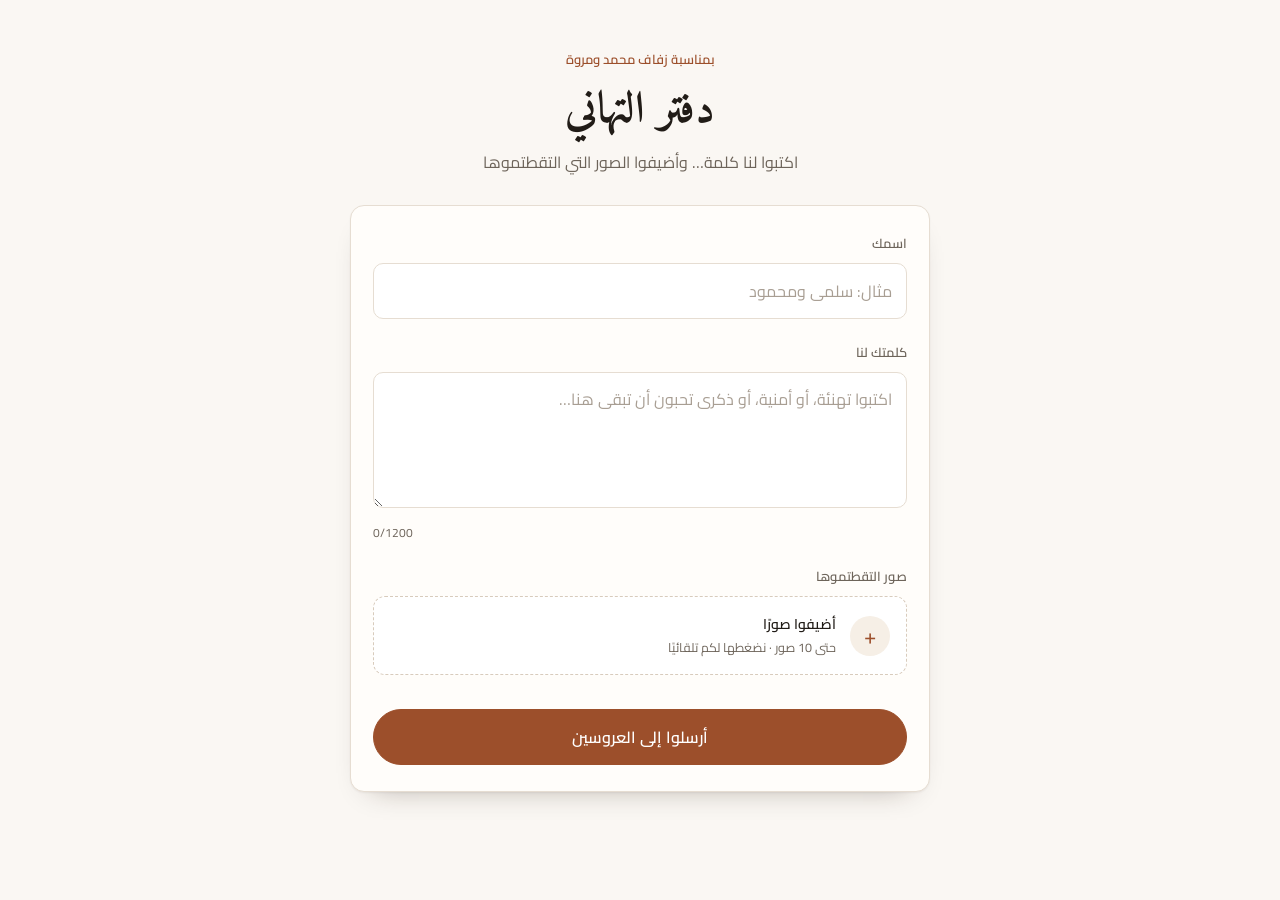
<file: index.html>
<!DOCTYPE html>
<html lang="ar" dir="rtl">
<head>
  <meta charset="utf-8">
  <meta name="viewport" content="width=device-width, initial-scale=1">
  <title>دفتر التهاني — محمد ومروة</title>
  <meta name="description" content="اكتبوا لنا كلمة… وأضيفوا الصور التي التقطتموها">
  <meta name="theme-color" content="#faf7f3">
  <meta property="og:title" content="دفتر التهاني — محمد ومروة">
  <meta property="og:description" content="اكتبوا لنا كلمة… وأضيفوا الصور التي التقطتموها">
  <meta property="og:type" content="website">
  <link rel="preconnect" href="https://fonts.googleapis.com">
  <link rel="preconnect" href="https://fonts.gstatic.com" crossorigin>
  <link href="https://fonts.googleapis.com/css2?family=Amiri:wght@400;700&family=Cairo:wght@400;500;600&display=swap" rel="stylesheet">
  <link rel="stylesheet" href="styles.css">
  <style>
    .dropzone {
      display: flex;
      align-items: center;
      gap: 14px;
      padding: 16px;
      border: 1.5px dashed #d8cbbc;
      border-radius: 12px;
      cursor: pointer;
      background: #fff;
      font-size: 14px;
      font-weight: 400;
      letter-spacing: normal;
      transition: border-color .15s ease, background-color .15s ease;
    }
    .dropzone:hover, .dropzone:focus-within { border-color: var(--clay); background: #fffaf6; }
    .dropzone-icon {
      flex: 0 0 40px;
      height: 40px;
      display: grid;
      place-items: center;
      border-radius: 50%;
      background: #f6efe6;
      color: var(--clay);
      font-size: 22px;
      line-height: 1;
    }
    .dropzone-text { font-size: 14px; line-height: 1.6; }
    .dropzone-text strong { font-weight: 600; }
    .dropzone-text .muted { font-size: 12.5px; }

    .thumbs {
      display: grid;
      grid-template-columns: repeat(auto-fill, minmax(72px, 1fr));
      gap: 8px;
      margin-top: 12px;
    }
    .thumb {
      position: relative;
      aspect-ratio: 1;
      border-radius: 8px;
      overflow: hidden;
      background: #f1eae1;
      border: 1px solid var(--line);
    }
    .thumb img { width: 100%; height: 100%; object-fit: cover; display: block; }
    .thumb button {
      position: absolute;
      top: 3px;
      inset-inline-end: 3px;
      width: 22px;
      height: 22px;
      border-radius: 50%;
      border: 0;
      background: rgba(24, 18, 12, .62);
      color: #fff;
      font-size: 13px;
      line-height: 1;
      cursor: pointer;
      display: grid;
      place-items: center;
      padding: 0;
    }
    .thumb button:hover { background: rgba(24, 18, 12, .85); }

    .success { text-align: center; padding: 34px 24px; }
    .success-mark {
      width: 54px;
      height: 54px;
      margin: 0 auto 18px;
      border-radius: 50%;
      display: grid;
      place-items: center;
      background: #eef3ec;
      color: var(--good);
      font-size: 26px;
    }
    .success h2 {
      font-family: var(--serif);
      font-weight: 700;
      font-size: 28px;
      line-height: 1.5;
      margin: 0 0 6px;
    }
    .success p { color: var(--ink-soft); margin: 0 0 22px; font-size: 15px; }
    .success-actions { display: grid; gap: 10px; }
    .success-actions .btn { width: 100%; }

    .sink { display: none; }
  </style>
</head>
<body>
  <main class="shell">
    <header class="masthead">
      <p class="eyebrow">بمناسبة زفاف محمد ومروة</p>
      <h1>دفتر التهاني</h1>
      <p class="lede">اكتبوا لنا كلمة… وأضيفوا الصور التي التقطتموها</p>
    </header>

    <section class="card" id="formCard">
      <form id="form" novalidate method="post" enctype="multipart/form-data" target="sink" action=""
        accept-charset="utf-8">
        <div class="field">
          <label for="name">اسمك</label>
          <input id="name" type="text" name="name" autocomplete="name" maxlength="60" placeholder="مثال: سلمى ومحمود">
        </div>

        <div class="field">
          <label for="message">كلمتك لنا</label>
          <textarea id="message" name="message" rows="4" maxlength="1200"
            placeholder="اكتبوا تهنئة، أو أمنية، أو ذكرى تحبون أن تبقى هنا…"></textarea>
          <div class="counter"><span id="count">0</span>/1200</div>
        </div>

        <div class="field">
          <span class="label">صور التقطتموها</span>
          <label class="dropzone" for="photos">
            <span class="dropzone-icon">+</span>
            <span class="dropzone-text">
              <strong>أضيفوا صورًا</strong><br>
              <span class="muted" id="dropHint">حتى 10 صور · نضغطها لكم تلقائيًا</span>
            </span>
            <input id="photos" type="file" accept="image/*" multiple hidden>
          </label>
          <div class="thumbs" id="thumbs"></div>
        </div>

        <button class="btn btn-primary" id="sendBtn" type="submit">أرسلوا إلى العروسين</button>
        <p class="error" id="error" role="alert" hidden></p>

        <input type="hidden" name="token" id="token">
        <input type="text" name="website" id="website" class="sink" tabindex="-1" autocomplete="off" aria-hidden="true">
        <textarea name="payload" id="payload" class="sink" aria-hidden="true" tabindex="-1"></textarea>
      </form>
    </section>

    <section class="card success" id="successCard" hidden>
      <div class="success-mark">✓</div>
      <h2>شكرًا لكم</h2>
      <p id="successText">وصلت كلمتكم إلى العروسين.</p>
      <div class="success-actions">
        <a class="btn btn-primary" href="wall.html">شاهدوا الدفتر</a>
        <button class="btn btn-quiet" id="again" type="button">اكتبوا كلمة أخرى</button>
      </div>
    </section>
  </main>

  <iframe name="sink" id="sink" class="sink" title="" aria-hidden="true" tabindex="-1"></iframe>

  <script>
    // الخادم: نفس تطبيق Google Apps Script، لكن الصفحة الآن على نطاق عادي.
    var API = 'https://script.google.com/macros/s/AKfycbyKiuafAizFRBGuKW9nlbeWq9HZPZh_e6N1fXPAFZw2vz648ZhGXpsjmBBFfaq1fosm/exec';

    var MAX_PHOTOS = 10;
    var MAX_NAME = 60;
    var MAX_MESSAGE = 1200;
    var MAX_EDGE = 1800;
    var QUALITY = 0.82;
    var TOTAL_BUDGET = 14 * 1024 * 1024; // عدد أحرف base64، أي نحو 10 ميجابايت من الصور
    var REPLY_TIMEOUT = 180000;
    var SLOW_HINT = 9000;

    var items = [];       // { id, dataUrl, type, name }
    var token = '';
    var startedAt = 0;
    var slowTimer = null;
    var sending = false;

    var el = {
      form: document.getElementById('form'),
      formCard: document.getElementById('formCard'),
      successCard: document.getElementById('successCard'),
      successText: document.getElementById('successText'),
      name: document.getElementById('name'),
      message: document.getElementById('message'),
      count: document.getElementById('count'),
      photos: document.getElementById('photos'),
      thumbs: document.getElementById('thumbs'),
      dropHint: document.getElementById('dropHint'),
      sendBtn: document.getElementById('sendBtn'),
      error: document.getElementById('error'),
      again: document.getElementById('again'),
      token: document.getElementById('token'),
      website: document.getElementById('website'),
      payload: document.getElementById('payload'),
      sink: document.getElementById('sink')
    };

    el.form.action = API;
    el.name.maxLength = MAX_NAME;
    el.message.maxLength = MAX_MESSAGE;
    el.dropHint.textContent = 'حتى ' + MAX_PHOTOS + ' صور · نضغطها لكم تلقائيًا';

    el.message.addEventListener('input', function () {
      el.count.textContent = String(el.message.value.length);
    });

    el.photos.addEventListener('change', function (event) {
      var files = Array.prototype.slice.call(event.target.files || []);
      event.target.value = '';
      if (!files.length) return;

      var room = MAX_PHOTOS - items.length;
      if (room <= 0) {
        showError('الحد الأقصى ' + MAX_PHOTOS + ' صور. احذفوا صورة أولًا.');
        return;
      }
      if (files.length > room) {
        showError('يمكن إضافة ' + room + ' صور فقط. اخترنا أول ' + room + ' منها.');
        files = files.slice(0, room);
      } else {
        clearError();
      }

      addFiles(files);
    });

    async function addFiles(files) {
      setBusy(true, 'نجهّز الصور…');
      for (var i = 0; i < files.length; i++) {
        try {
          var prepared = await prepare(files[i]);
          if (!prepared) continue;
          items.push({
            id: 'p' + Date.now() + '-' + i,
            dataUrl: prepared.dataUrl,
            type: prepared.type,
            name: prepared.name
          });
          renderThumbs();
        } catch (err) {
          showError(err.message || 'تعذّرت إضافة هذه الصورة.');
        }
      }
      setBusy(false);
    }

    function renderThumbs() {
      el.thumbs.innerHTML = '';
      items.forEach(function (item) {
        var wrap = document.createElement('div');
        wrap.className = 'thumb';

        var img = document.createElement('img');
        img.src = item.dataUrl;
        img.alt = '';

        var remove = document.createElement('button');
        remove.type = 'button';
        remove.setAttribute('aria-label', 'حذف الصورة');
        remove.textContent = '×';
        remove.addEventListener('click', function () {
          items = items.filter(function (x) { return x.id !== item.id; });
          renderThumbs();
          clearError();
        });

        wrap.appendChild(img);
        wrap.appendChild(remove);
        el.thumbs.appendChild(wrap);
      });
    }

    /** تصغير الصورة إلى حجم معقول وإعادة ترميزها بصيغة JPEG، مع الرجوع للملف الأصلي عند الحاجة. */
    async function prepare(file) {
      if (!/^image\//.test(file.type) && !/\.hei[cf]$/i.test(file.name)) {
        throw new Error('«' + file.name + '» ليس ملف صورة.');
      }

      var source = null;
      try {
        source = await createBitmap(file);
      } catch (err) {
        source = null;
      }

      if (!source) {
        // المتصفحات التي لا تستطيع قراءة الملف (غالبًا HEIC على أندرويد) نرسله كما هو.
        if (file.size > 4 * 1024 * 1024) {
          throw new Error('«' + file.name + '» أكبر من أن يُرسل من هذا المتصفح. جرّبوا صورة شاشة بدلًا منها.');
        }
        var raw = await readDataUrl(file);
        return { dataUrl: raw, type: file.type || 'image/jpeg', name: file.name };
      }

      var width = source.width || source.naturalWidth;
      var height = source.height || source.naturalHeight;
      var scale = Math.min(1, MAX_EDGE / Math.max(width, height));

      var canvas = document.createElement('canvas');
      canvas.width = Math.max(1, Math.round(width * scale));
      canvas.height = Math.max(1, Math.round(height * scale));

      var ctx = canvas.getContext('2d');
      ctx.fillStyle = '#ffffff';
      ctx.fillRect(0, 0, canvas.width, canvas.height);
      ctx.drawImage(source, 0, 0, canvas.width, canvas.height);

      if (source.close) source.close();

      return {
        dataUrl: canvas.toDataURL('image/jpeg', QUALITY),
        type: 'image/jpeg',
        name: file.name
      };
    }

    async function createBitmap(file) {
      if (window.createImageBitmap) {
        try {
          return await createImageBitmap(file, { imageOrientation: 'from-image' });
        } catch (err) {
          // متصفحات Safari الأقدم ترفض كائن الخيارات؛ نحاول بدونها.
        }
        try {
          return await createImageBitmap(file);
        } catch (err) {
          // ملفات HEIC وما يشبهها: ننتقل إلى قراءتها عبر <img>.
        }
      }
      return await loadImage(file);
    }

    function loadImage(file) {
      return new Promise(function (resolve, reject) {
        var url = URL.createObjectURL(file);
        var img = new Image();
        img.onload = function () {
          URL.revokeObjectURL(url);
          resolve(img);
        };
        img.onerror = function () {
          URL.revokeObjectURL(url);
          reject(new Error('تعذّرت قراءة هذه الصورة.'));
        };
        img.src = url;
      });
    }

    function readDataUrl(file) {
      return new Promise(function (resolve, reject) {
        var reader = new FileReader();
        reader.onload = function () { resolve(reader.result); };
        reader.onerror = function () { reject(new Error('تعذّرت قراءة هذا الملف.')); };
        reader.readAsDataURL(file);
      });
    }

    el.form.addEventListener('submit', function (event) {
      event.preventDefault();
      if (sending) return;

      var name = el.name.value.trim();
      var message = el.message.value.trim();

      if (!name) {
        showError('من فضلكم اكتبوا اسمكم.');
        el.name.focus();
        return;
      }
      if (!message && !items.length) {
        showError('اكتبوا كلمة، أو أضيفوا صورة، أو كليهما.');
        el.message.focus();
        return;
      }

      var total = items.reduce(function (sum, item) { return sum + item.dataUrl.length; }, 0);
      if (total > TOTAL_BUDGET) {
        showError('هذه صور كثيرة في مرة واحدة. احذفوا بعضها وأرسلوا، ثم أضيفوا الباقي في رسالة أخرى.');
        return;
      }

      clearError();
      setBusy(true, 'جارٍ الإرسال…');
      send();
    });

    /**
     * النموذج يُرسل داخل إطار مخفي (لا نستطيع قراءة ردّ الإرسال)، ثم نسأل
     * الخادم عن نتيجة الرمز (token) عبر fetch كل ثانية ونصف حتى تصل.
     */
    function send() {
      sending = true;
      token = 'w' + Date.now().toString(36) + Math.random().toString(36).slice(2);

      el.token.value = token;
      el.website.value = '';
      el.payload.value = JSON.stringify({
        photos: items.map(function (item) { return { dataUrl: item.dataUrl }; })
      });

      // submit() may be shadowed by a form control named "submit"
      HTMLFormElement.prototype.submit.call(el.form);

      startedAt = Date.now();
      setTimeout(watchResult, 1200);

      // أندرويد وبطء الشبكة: نطمئن الضيف أن الإرسال ما زال جاريًا.
      clearTimeout(slowTimer);
      slowTimer = setTimeout(function () {
        if (sending) el.sendBtn.textContent = 'جارٍ الإرسال… قد يستغرق نصف دقيقة';
      }, SLOW_HINT);
    }

    function watchResult() {
      if (!sending) return;

      if (Date.now() - startedAt > REPLY_TIMEOUT) {
        sending = false;
        setBusy(false);
        showError('تأخّر ردّ الخادم. إن لم تظهر كلمتكم في الدفتر بعد قليل، أرسلوها مرة أخرى.');
        return;
      }

      fetchJson(API + '?api=result&token=' + encodeURIComponent(token))
        .then(function (data) {
          if (!sending) return;
          if (data && data.found) {
            sending = false;
            onSent(data);
            return;
          }
          setTimeout(watchResult, 1500);
        })
        .catch(function () {
          setTimeout(watchResult, 3000);
        });
    }

    function fetchJson(url) {
      var full = url + (url.indexOf('?') < 0 ? '?' : '&') + 't=' + Date.now();
      var timer = null;
      var ctrl = window.AbortController ? new AbortController() : null;
      var options = { cache: 'no-store', credentials: 'omit' };

      if (ctrl) options.signal = ctrl.signal;

      var timeout = new Promise(function (resolve, reject) {
        timer = setTimeout(function () {
          if (ctrl) ctrl.abort();
          reject(new Error('timeout'));
        }, 20000);
      });

      var request = fetch(full, options).then(function (res) {
        if (!res.ok) throw new Error('HTTP ' + res.status);
        return res.json();
      });

      return Promise.race([request, timeout]).then(
        function (data) { clearTimeout(timer); return data; },
        function (err) { clearTimeout(timer); throw err; }
      );
    }

    function onSent(result) {
      setBusy(false);
      if (!result || !result.ok) {
        showError((result && result.error) || 'حدث خطأ ما. حاولوا مرة أخرى.');
        return;
      }

      el.formCard.hidden = true;
      el.successCard.hidden = false;
      el.successText.textContent = items.length
        ? 'وصلت كلمتكم و' + photosWord(items.length) + ' إلى العروسين.'
        : 'وصلت كلمتكم إلى العروسين.';
      window.scrollTo({ top: 0, behavior: 'smooth' });

      items = [];
      renderThumbs();
      el.form.reset();
      el.count.textContent = '0';
      el.payload.value = '';
    }

    /** صيغة العدد العربية: صورة واحدة، صورتان، ٣ صور، ١١ صورة… */
    function photosWord(n) {
      if (n === 1) return 'صورة واحدة';
      if (n === 2) return 'صورتان';
      if (n >= 3 && n <= 10) return n + ' صور';
      return n + ' صورة';
    }

    el.again.addEventListener('click', function () {
      el.successCard.hidden = true;
      el.formCard.hidden = false;
      el.name.focus();
    });

    function setBusy(busy, label) {
      if (!busy) clearTimeout(slowTimer);
      el.sendBtn.disabled = !!busy;
      el.sendBtn.textContent = busy ? (label || 'لحظة…') : 'أرسلوا إلى العروسين';
      el.photos.disabled = !!busy;
    }

    function showError(message) {
      el.error.textContent = message;
      el.error.hidden = false;
    }

    function clearError() {
      el.error.hidden = true;
      el.error.textContent = '';
    }
  </script>
</body>
</html>
</file>
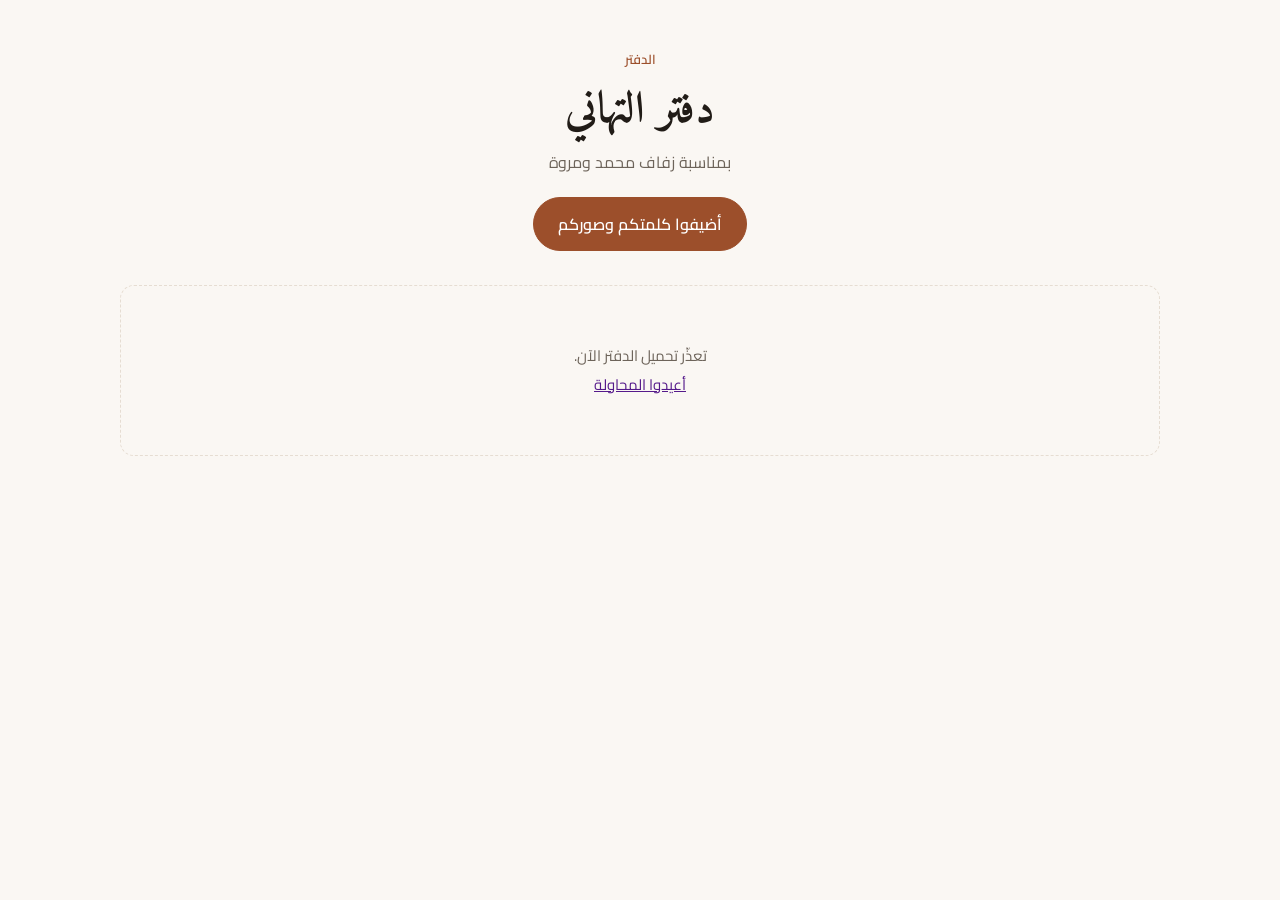
<file: wall.html>
<!DOCTYPE html>
<html lang="ar" dir="rtl">
<head>
  <meta charset="utf-8">
  <meta name="viewport" content="width=device-width, initial-scale=1">
  <title>دفتر التهاني — محمد ومروة</title>
  <meta name="description" content="تهاني وأمنيات وصور من ليلة زفاف محمد ومروة">
  <meta name="theme-color" content="#faf7f3">
  <meta property="og:title" content="دفتر التهاني — محمد ومروة">
  <meta property="og:description" content="تهاني وأمنيات وصور من ليلة زفاف محمد ومروة">
  <meta property="og:type" content="website">
  <link rel="preconnect" href="https://fonts.googleapis.com">
  <link rel="preconnect" href="https://fonts.gstatic.com" crossorigin>
  <link href="https://fonts.googleapis.com/css2?family=Amiri:wght@400;700&family=Cairo:wght@400;500;600&display=swap" rel="stylesheet">
  <link rel="stylesheet" href="styles.css">
  <style>
    .shell { max-width: 1080px; }

    .wall-head { text-align: center; margin-bottom: 34px; }
    .wall-head .btn { margin-top: 20px; width: auto; padding: 12px 24px; }
    .wall-head .lede { max-width: 44ch; }

    .wall {
      display: grid;
      grid-template-columns: repeat(auto-fill, minmax(300px, 1fr));
      gap: 18px;
      align-items: start;
    }

    .post {
      background: var(--card);
      border: 1px solid var(--line);
      border-radius: var(--radius);
      box-shadow: var(--shadow);
      padding: 20px 20px 18px;
      animation: rise .35s ease both;
    }

    @keyframes rise {
      from { opacity: 0; transform: translateY(6px); }
      to { opacity: 1; transform: none; }
    }

    .post-head {
      display: flex;
      align-items: baseline;
      justify-content: space-between;
      gap: 12px;
      margin-bottom: 8px;
    }

    .post-name {
      font-family: var(--serif);
      font-size: 20px;
      font-weight: 700;
      letter-spacing: 0;
      line-height: 1.5;
    }

    .post-time {
      font-size: 12px;
      color: var(--ink-soft);
      white-space: nowrap;
      font-variant-numeric: tabular-nums;
    }

    .post-text {
      margin: 0 0 14px;
      white-space: pre-wrap;
      overflow-wrap: anywhere;
      font-size: 15.5px;
      line-height: 1.85;
    }

    .post-text:last-child { margin-bottom: 0; }

    .post-photos {
      display: grid;
      gap: 6px;
      grid-template-columns: repeat(2, 1fr);
    }

    .post-photos.n-1 { grid-template-columns: 1fr; }
    .post-photos.n-3 > .shot:first-child,
    .post-photos.n-5 > .shot:first-child { grid-column: span 2; }

    .shot {
      padding: 0;
      border: 0;
      background: #f1eae1;
      border-radius: 8px;
      overflow: hidden;
      cursor: zoom-in;
      display: block;
      aspect-ratio: 4 / 3;
      line-height: 0;
      -webkit-tap-highlight-color: transparent;
    }

    .post-photos.n-1 .shot { aspect-ratio: auto; }

    .shot img {
      width: 100%;
      height: 100%;
      object-fit: cover;
      display: block;
      transition: transform .25s ease;
    }

    .post-photos.n-1 .shot img { height: auto; max-height: 520px; }

    .shot:hover img { transform: scale(1.02); }

    .empty {
      text-align: center;
      color: var(--ink-soft);
      padding: 56px 20px;
      font-size: 15px;
      line-height: 1.9;
      border: 1.5px dashed var(--line);
      border-radius: var(--radius);
    }

    .skeleton {
      background: var(--card);
      border: 1px solid var(--line);
      border-radius: var(--radius);
      height: 180px;
      animation: pulse 1.4s ease-in-out infinite;
    }

    @keyframes pulse {
      0%, 100% { opacity: .55; }
      50% { opacity: .95; }
    }

    /* عارض الصور ------------------------------------------------ */
    .lightbox {
      position: fixed;
      inset: 0;
      background: rgba(18, 13, 9, .94);
      display: grid;
      grid-template-columns: auto 1fr auto;
      align-items: center;
      z-index: 50;
      padding: 16px;
    }

    .lightbox[hidden] { display: none; }

    .lightbox img {
      grid-column: 2;
      max-width: 100%;
      max-height: calc(100vh - 32px);
      margin: 0 auto;
      border-radius: 6px;
      object-fit: contain;
      display: block;
    }

    .lb-close, .lb-nav {
      background: rgba(255, 255, 255, .1);
      border: 0;
      color: #fff;
      cursor: pointer;
      border-radius: 50%;
      display: grid;
      place-items: center;
      font-size: 20px;
      line-height: 1;
      -webkit-tap-highlight-color: transparent;
    }

    .lb-close {
      position: absolute;
      top: 14px;
      inset-inline-end: 14px;
      width: 40px;
      height: 40px;
    }

    .lb-nav { width: 42px; height: 42px; }
    .lb-nav[hidden] { display: none; }
    .lb-nav[data-dir="prev"] { grid-column: 1; }
    .lb-nav[data-dir="next"] { grid-column: 3; }
    .lb-nav:disabled { opacity: .25; cursor: default; }
    .lb-nav:hover, .lb-close:hover { background: rgba(255, 255, 255, .2); }

    @media (max-width: 480px) {
      .shell { padding: 34px 16px 52px; }
      .post { padding: 17px 16px 15px; }
    }
  </style>
</head>
<body>
  <main class="shell">
    <header class="wall-head">
      <p class="eyebrow">الدفتر</p>
      <h1>دفتر التهاني</h1>
      <p class="lede">بمناسبة زفاف محمد ومروة</p>
      <a class="btn btn-primary" href="index.html">أضيفوا كلمتكم وصوركم</a>
    </header>

    <p class="empty" id="empty" hidden>لا توجد كلمات بعد. تظهر التهاني والصور هنا بعد أن يوافق عليها العروسان.</p>

    <div class="wall" id="wall">
      <div class="skeleton"></div>
      <div class="skeleton"></div>
      <div class="skeleton"></div>
    </div>

    <p class="foot" id="count"></p>
  </main>

  <div class="lightbox" id="lightbox" hidden>
    <button class="lb-close" id="lbClose" aria-label="إغلاق">×</button>
    <button class="lb-nav" data-dir="prev" id="lbPrev" aria-label="الصورة السابقة">›</button>
    <img id="lbImage" alt="">
    <button class="lb-nav" data-dir="next" id="lbNext" aria-label="الصورة التالية">‹</button>
  </div>

  <script>
    var API = 'https://script.google.com/macros/s/AKfycbyKiuafAizFRBGuKW9nlbeWq9HZPZh_e6N1fXPAFZw2vz648ZhGXpsjmBBFfaq1fosm/exec';

    var entries = [];
    var lightbox = { photos: [], index: 0 };
    var loading = false;

    var el = {
      wall: document.getElementById('wall'),
      empty: document.getElementById('empty'),
      count: document.getElementById('count'),
      lightbox: document.getElementById('lightbox'),
      lbImage: document.getElementById('lbImage'),
      lbPrev: document.getElementById('lbPrev'),
      lbNext: document.getElementById('lbNext'),
      lbClose: document.getElementById('lbClose')
    };

    /** نقرأ الدفتر من الخادم عبر fetch (الخادم يسمح بالقراءة عبر النطاقات). */
    function loadWall() {
      if (loading) return;
      loading = true;

      fetchJson(API + '?api=wall')
        .then(function (data) {
          loading = false;
          render(data);
        })
        .catch(function () {
          loading = false;
          fail();
        });
    }

    function fetchJson(url) {
      var full = url + (url.indexOf('?') < 0 ? '?' : '&') + 't=' + Date.now();
      var timer = null;
      var ctrl = window.AbortController ? new AbortController() : null;
      var options = { cache: 'no-store', credentials: 'omit' };

      if (ctrl) options.signal = ctrl.signal;

      var timeout = new Promise(function (resolve, reject) {
        timer = setTimeout(function () {
          if (ctrl) ctrl.abort();
          reject(new Error('timeout'));
        }, 20000);
      });

      var request = fetch(full, options).then(function (res) {
        if (!res.ok) throw new Error('HTTP ' + res.status);
        return res.json();
      });

      return Promise.race([request, timeout]).then(
        function (data) { clearTimeout(timer); return data; },
        function (err) { clearTimeout(timer); throw err; }
      );
    }

    function fail() {
      loading = false;
      el.wall.innerHTML = '';
      el.empty.hidden = false;
      el.empty.innerHTML = 'تعذّر تحميل الدفتر الآن.<br><a href="">أعيدوا المحاولة</a>';
      el.count.textContent = '';
    }

    loadWall();

    function render(data) {
      entries = (data && data.entries) || [];
      el.wall.innerHTML = '';

      if (!entries.length) {
        el.empty.hidden = false;
        el.count.textContent = '';
        return;
      }

      el.empty.hidden = true;
      var frag = document.createDocumentFragment();

      entries.forEach(function (entry, i) {
        var post = document.createElement('article');
        post.className = 'post';
        post.style.animationDelay = Math.min(i, 8) * 40 + 'ms';

        var head = document.createElement('header');
        head.className = 'post-head';

        var name = document.createElement('span');
        name.className = 'post-name';
        name.textContent = entry.name || 'ضيف';

        head.appendChild(name);

        if (entry.time) {
          var time = document.createElement('time');
          time.className = 'post-time';
          time.dateTime = entry.time;
          time.textContent = formatDate(entry.time);
          head.appendChild(time);
        }

        post.appendChild(head);

        if (entry.message) {
          var text = document.createElement('p');
          text.className = 'post-text';
          text.textContent = entry.message;
          post.appendChild(text);
        }

        if (entry.photos && entry.photos.length) {
          var grid = document.createElement('div');
          grid.className = 'post-photos n-' + Math.min(entry.photos.length, 6);

          entry.photos.forEach(function (photo, index) {
            var button = document.createElement('button');
            button.className = 'shot';
            button.type = 'button';
            button.setAttribute('aria-label', 'افتح الصورة ' + (index + 1));

            var img = document.createElement('img');
            img.src = photo.url;
            img.alt = 'صورة من ' + (entry.name || 'أحد الضيوف');
            img.loading = 'lazy';
            img.decoding = 'async';

            var retried = false;
            img.addEventListener('error', function () {
              if (!retried) {
                retried = true;
                img.src = 'https://lh3.googleusercontent.com/d/' + photo.id + '=w1600';
                return;
              }
              button.style.display = 'none';
            });

            button.appendChild(img);
            button.addEventListener('click', function () {
              openLightbox(entry.photos, index);
            });

            grid.appendChild(button);
          });

          post.appendChild(grid);
        }

        frag.appendChild(post);
      });

      el.wall.appendChild(frag);
      el.count.textContent = countText(entries.length);
    }

    /** صيغة العدد العربية: تهنية واحدة، تهنيتان، ٥ تهانٍ، ١١ تهنية. */
    function countText(n) {
      if (n === 1) return 'تهنية واحدة على الدفتر';
      if (n === 2) return 'تهنيتان على الدفتر';
      if (n >= 3 && n <= 10) return n + ' تهانٍ على الدفتر';
      return n + ' تهنية على الدفتر';
    }

    function formatDate(iso) {
      try {
        return new Date(iso).toLocaleDateString('ar', { day: 'numeric', month: 'long' });
      } catch (err) {
        return '';
      }
    }

    /* عارض الصور ------------------------------------------------ */

    function openLightbox(photos, index) {
      lightbox.photos = photos;
      lightbox.index = index;
      updateLightbox();
      el.lightbox.hidden = false;
      document.body.style.overflow = 'hidden';
    }

    function updateLightbox() {
      var photo = lightbox.photos[lightbox.index];
      if (!photo) return;
      el.lbImage.src = photo.url;
      var many = lightbox.photos.length > 1;
      el.lbPrev.hidden = !many;
      el.lbNext.hidden = !many;
      el.lbPrev.disabled = lightbox.index === 0;
      el.lbNext.disabled = lightbox.index === lightbox.photos.length - 1;
    }

    function closeLightbox() {
      el.lightbox.hidden = true;
      el.lbImage.removeAttribute('src');
      document.body.style.overflow = '';
    }

    function step(delta) {
      var next = lightbox.index + delta;
      if (next < 0 || next >= lightbox.photos.length) return;
      lightbox.index = next;
      updateLightbox();
    }

    el.lbClose.addEventListener('click', closeLightbox);
    el.lbPrev.addEventListener('click', function () { step(-1); });
    el.lbNext.addEventListener('click', function () { step(1); });
    el.lightbox.addEventListener('click', function (event) {
      if (event.target === el.lightbox) closeLightbox();
    });

    document.addEventListener('keydown', function (event) {
      if (el.lightbox.hidden) return;
      if (event.key === 'Escape') closeLightbox();
      if (event.key === 'ArrowLeft') step(1);   // في الاتجاه العربي التالي إلى اليسار
      if (event.key === 'ArrowRight') step(-1);
    });
  </script>
</body>
</html>
</file>
<file: styles.css>
/* مظهر مشترك للصفحتين: ورق دافئ، حبر غامق، ولمسة واحدة من الطين. */
  :root {
    --paper: #faf7f3;
    --card: #fffdfa;
    --ink: #211c17;
    --ink-soft: #6d645a;
    --line: #e6ddd2;
    --clay: #9c4f2b;
    --clay-dark: #7f3f22;
    --good: #4b6b4f;
    --radius: 14px;
    --serif: "Amiri", "Noto Naskh Arabic", "Times New Roman", serif;
    --sans: "Cairo", "Noto Naskh Arabic", system-ui, -apple-system, "Segoe UI", Tahoma, sans-serif;
    --shadow: 0 1px 2px rgba(40, 25, 10, 0.05), 0 14px 30px -22px rgba(40, 25, 10, 0.45);
  }

  * { box-sizing: border-box; }

  html, body { margin: 0; padding: 0; }

  body {
    background: var(--paper);
    color: var(--ink);
    font-family: var(--sans);
    font-size: 16px;
    line-height: 1.75;
    -webkit-font-smoothing: antialiased;
    text-align: start;
  }

  .shell {
    width: 100%;
    max-width: 620px;
    margin: 0 auto;
    padding: 48px 20px 64px;
  }

  /* العنوان ------------------------------------------------------ */

  .masthead { text-align: center; margin-bottom: 28px; }

  .eyebrow {
    font-size: 13px;
    letter-spacing: 0;
    color: var(--clay);
    margin: 0 0 10px;
    font-weight: 600;
  }

  h1 {
    font-family: var(--serif);
    font-weight: 700;
    font-size: clamp(30px, 7vw, 44px);
    line-height: 1.4;
    letter-spacing: 0;
    margin: 0 0 6px;
  }

  .lede {
    color: var(--ink-soft);
    font-size: 16px;
    line-height: 1.8;
    margin: 0 auto;
    max-width: 36ch;
  }

  /* البطاقة ------------------------------------------------------ */

  .card {
    background: var(--card);
    border: 1px solid var(--line);
    border-radius: var(--radius);
    box-shadow: var(--shadow);
    padding: 26px 22px;
  }

  /* النموذج ------------------------------------------------------ */

  .field { margin-bottom: 22px; }

  .field > label:not(.dropzone),
  .field > .label {
    display: block;
    font-size: 13px;
    font-weight: 600;
    letter-spacing: 0;
    color: var(--ink-soft);
    margin-bottom: 8px;
  }

  input[type="text"],
  textarea {
    width: 100%;
    font: inherit;
    color: inherit;
    background: #fff;
    border: 1px solid var(--line);
    border-radius: 10px;
    padding: 13px 14px;
    transition: border-color 0.15s ease, box-shadow 0.15s ease;
  }

  textarea { resize: vertical; min-height: 104px; line-height: 1.7; }

  input[type="text"]:focus,
  textarea:focus {
    outline: none;
    border-color: var(--clay);
    box-shadow: 0 0 0 3px rgba(156, 79, 43, 0.12);
  }

  ::placeholder { color: #a89e93; }

  .counter {
    font-size: 12px;
    color: var(--ink-soft);
    text-align: end;
    margin-top: 6px;
    font-variant-numeric: tabular-nums;
  }

  .counter.over { color: var(--clay); }

  /* الأزرار ------------------------------------------------------ */

  .btn {
    display: inline-flex;
    align-items: center;
    justify-content: center;
    gap: 8px;
    font: inherit;
    font-weight: 600;
    font-size: 16px;
    text-decoration: none;
    border-radius: 999px;
    padding: 13px 26px;
    border: 1px solid transparent;
    cursor: pointer;
    transition: background-color 0.15s ease, transform 0.06s ease, color 0.15s ease;
    -webkit-tap-highlight-color: transparent;
  }

  .btn:active { transform: translateY(1px); }

  .btn-primary {
    width: 100%;
    background: var(--clay);
    color: #fff;
    border-color: var(--clay);
  }

  .btn-primary:hover { background: var(--clay-dark); border-color: var(--clay-dark); }

  .btn-primary[disabled] {
    opacity: 0.65;
    cursor: progress;
    transform: none;
  }

  .btn-quiet {
    background: transparent;
    color: var(--clay);
    border-color: var(--line);
  }

  .btn-quiet:hover { border-color: var(--clay); }

  .hint {
    font-size: 13px;
    color: var(--ink-soft);
    text-align: center;
    margin: 14px 0 0;
  }

  .error {
    margin: 16px 0 0;
    padding: 11px 14px;
    border-radius: 10px;
    background: #fbf0ea;
    border: 1px solid #eed3c5;
    color: #8a3d1d;
    font-size: 14px;
  }

  .muted { color: var(--ink-soft); }

  .foot {
    text-align: center;
    font-size: 12px;
    color: #9a9086;
    margin-top: 32px;
  }

  @media (prefers-reduced-motion: reduce) {
    * { transition: none !important; animation: none !important; }
  }
</file>
